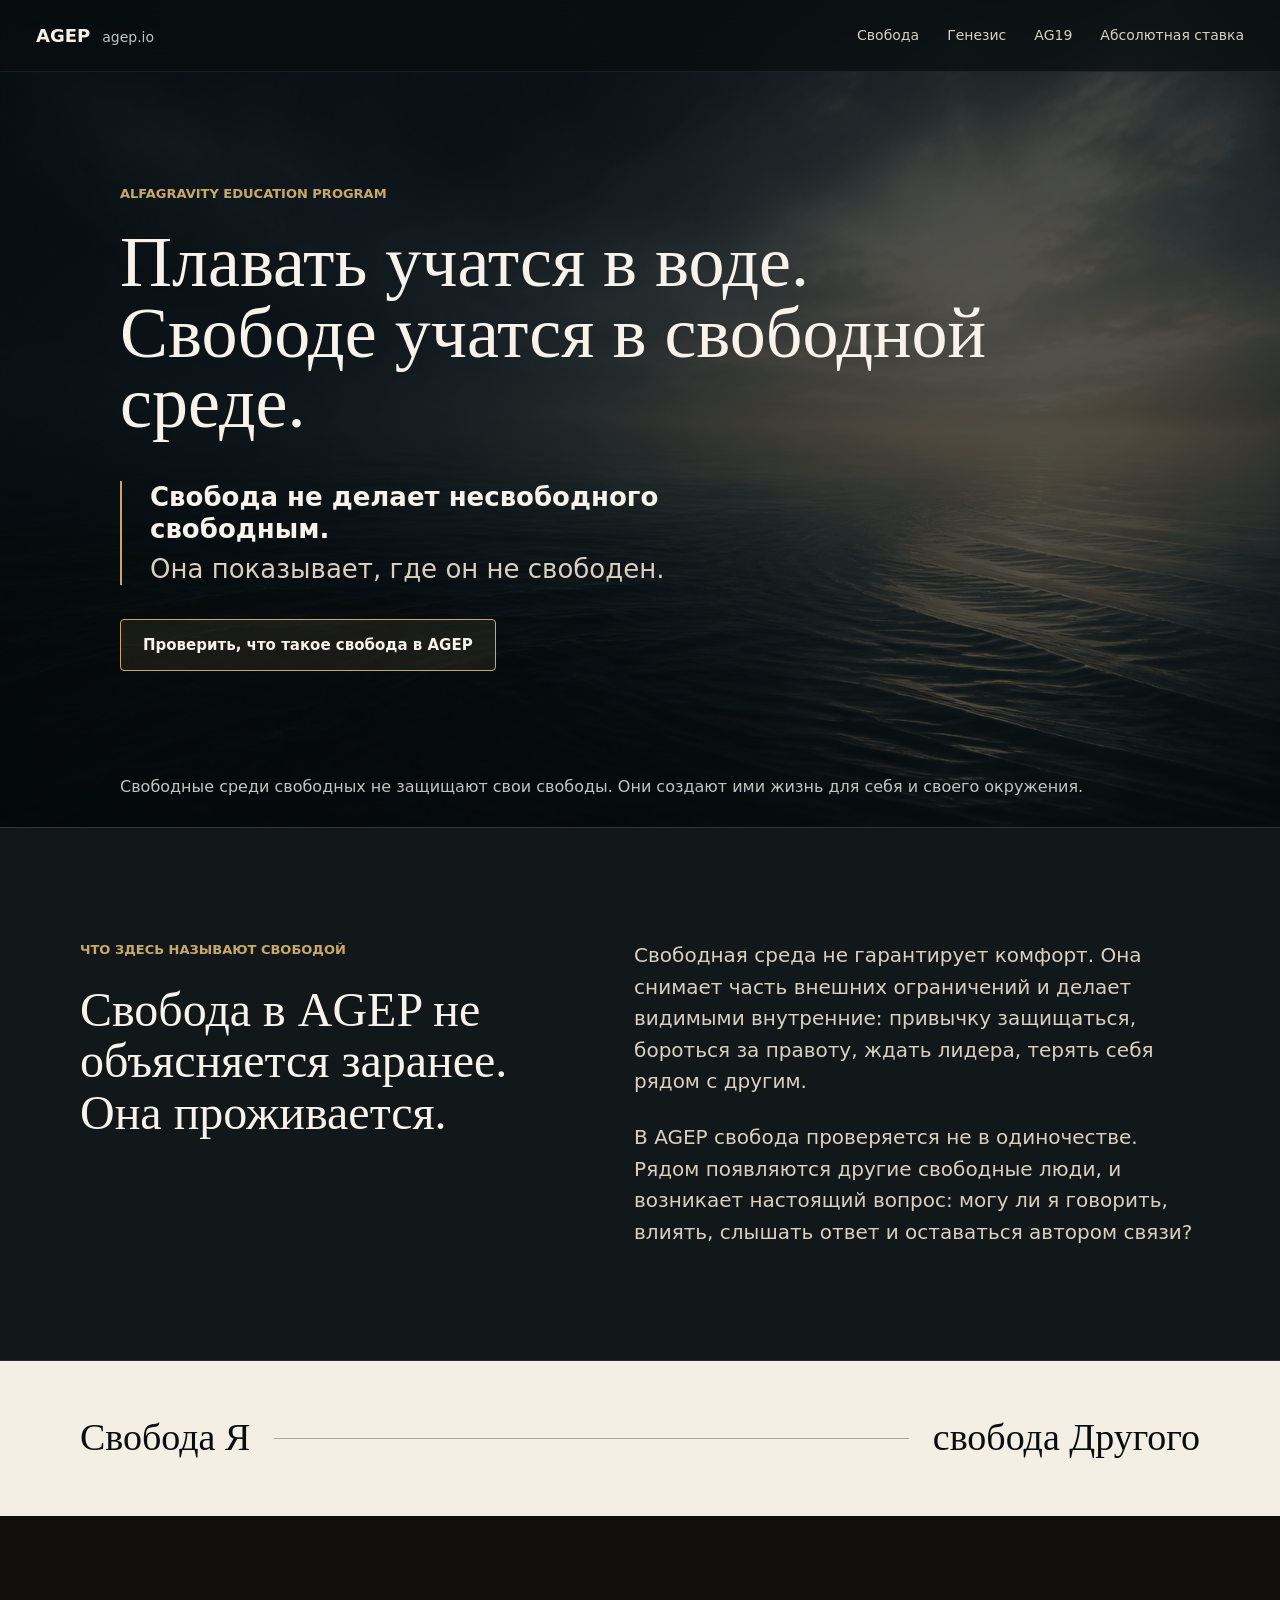
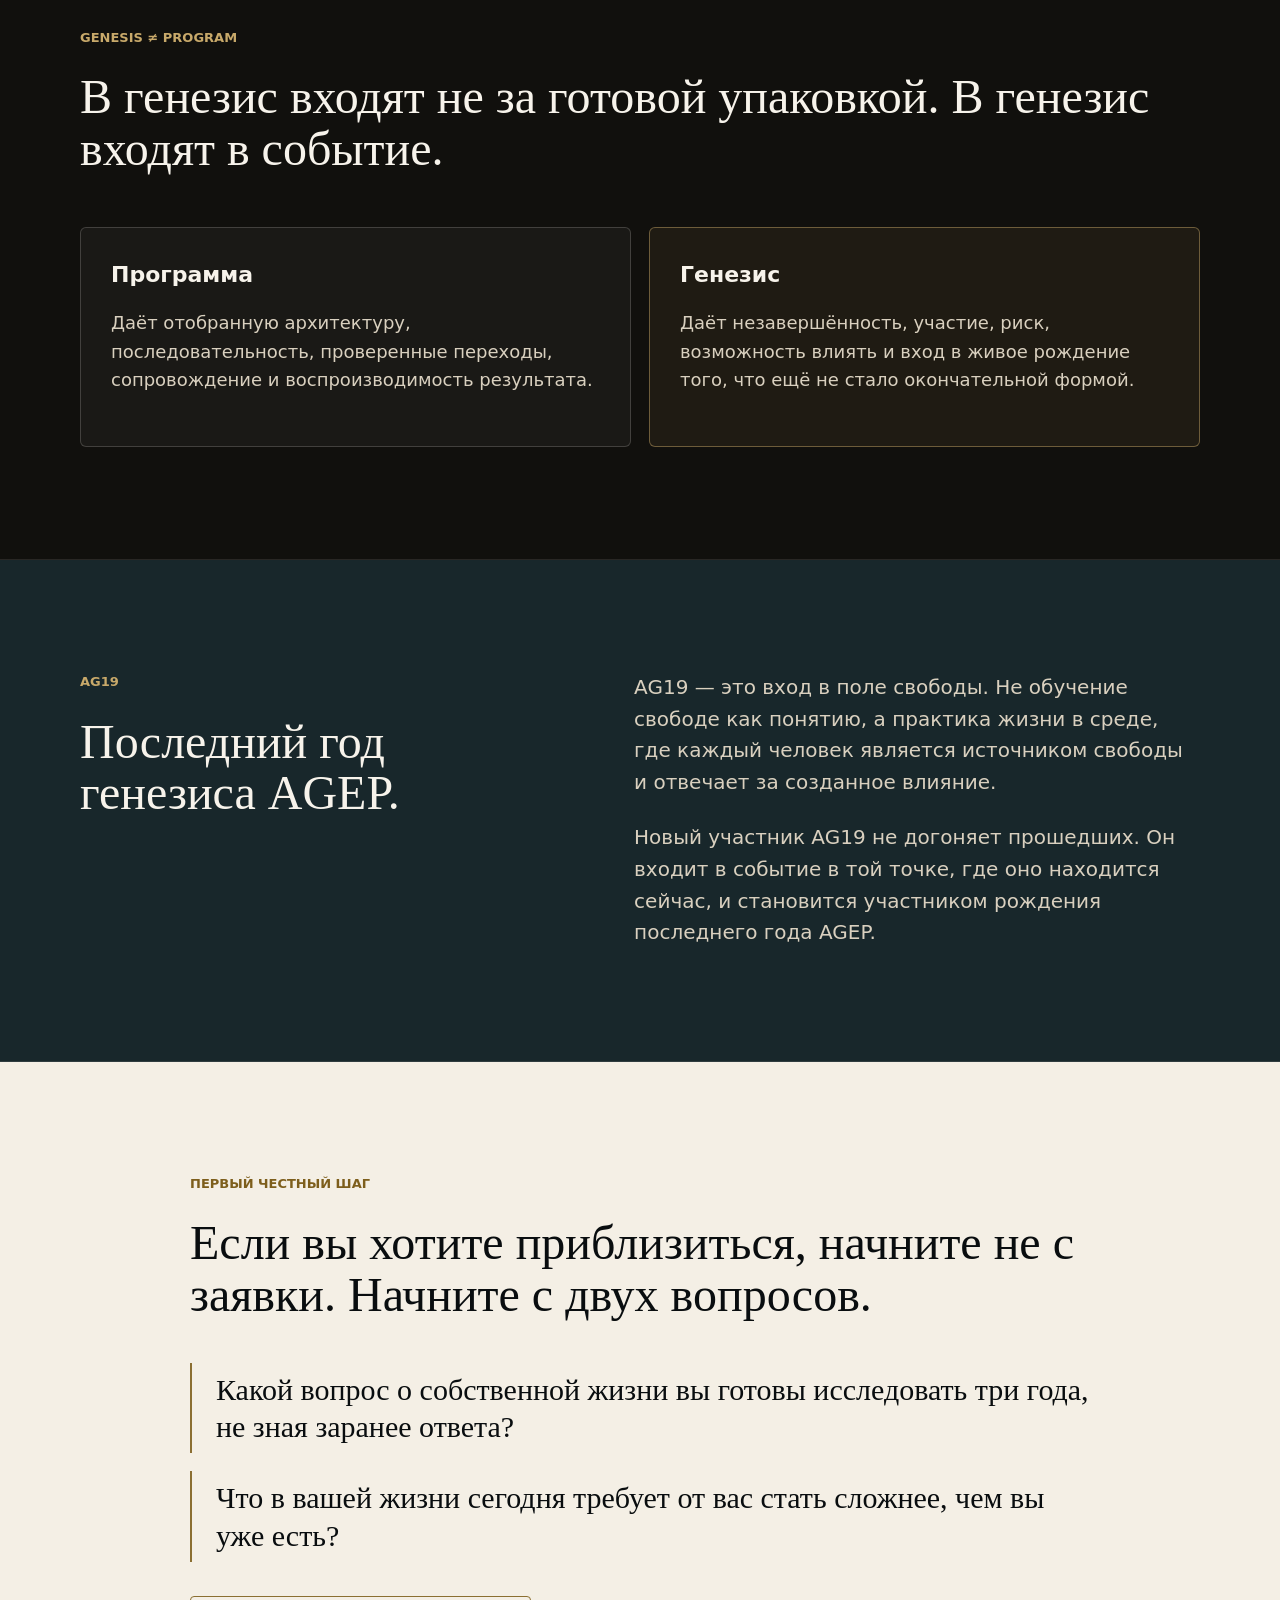
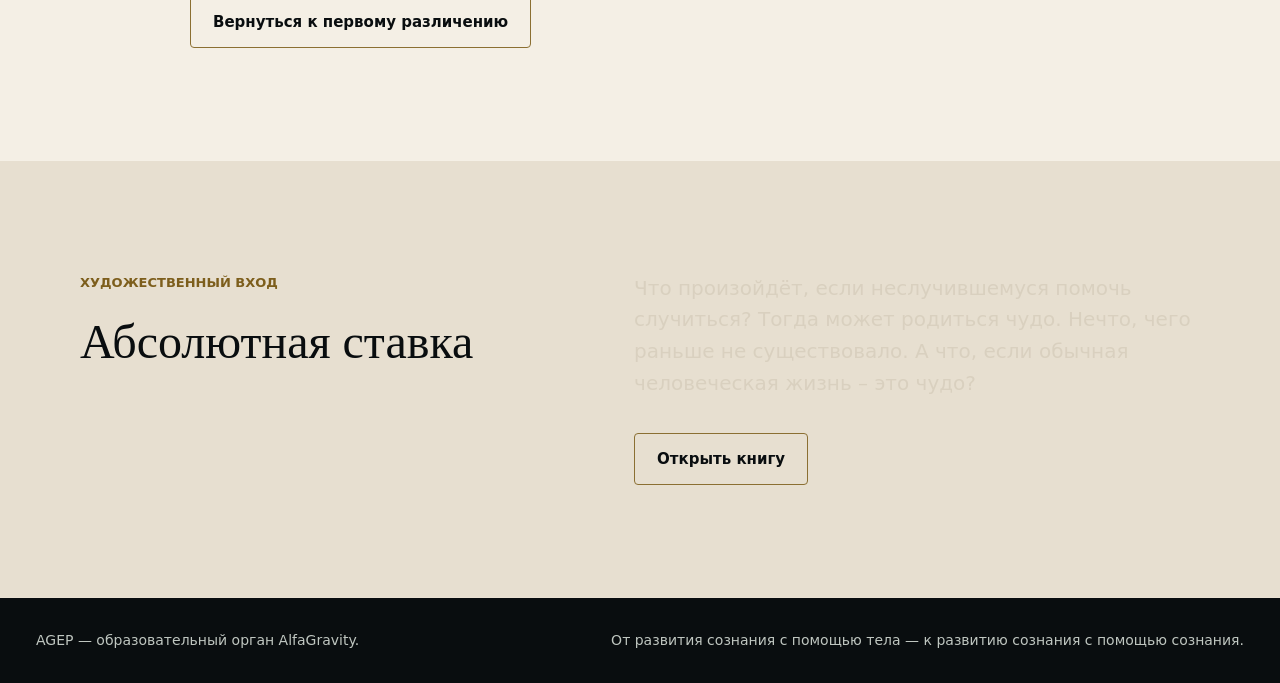
<file: index.html>
<!doctype html>
<html lang="ru">
  <head>
    <meta charset="utf-8" />
    <meta name="viewport" content="width=device-width, initial-scale=1" />
    <title>AGEP — свобода в свободной среде</title>
    <meta
      name="description"
      content="AGEP — трёхлетняя среда AlfaGravity, где свобода проживается среди свободных и становится материалом создания жизни."
    />
    <meta property="og:title" content="AGEP — свобода в свободной среде" />
    <meta
      property="og:description"
      content="Свобода не делает несвободного свободным. Она показывает, где он не свободен."
    />
    <meta property="og:type" content="website" />
    <meta property="og:image" content="https://agep.io/assets/hero-threshold.png" />
    <meta name="twitter:card" content="summary_large_image" />
    <link rel="preload" as="image" href="assets/hero-threshold.png" />
    <link rel="stylesheet" href="styles.css" />
  </head>
  <body>
    <a class="skip-link" href="#main">К содержанию</a>

    <header class="site-header" aria-label="Навигация">
      <a class="brand" href="#top" aria-label="agep.io">
        <span class="brand-mark">AGEP</span>
        <span class="brand-domain">agep.io</span>
      </a>
      <nav class="nav-links" aria-label="Разделы страницы">
        <a href="#freedom">Свобода</a>
        <a href="#genesis">Генезис</a>
        <a href="#ag19">AG19</a>
        <a href="book/">Абсолютная ставка</a>
      </nav>
    </header>

    <main id="main">
      <section class="hero" id="top" aria-labelledby="hero-title">
        <img class="hero-image" src="assets/hero-threshold.png" alt="" />
        <div class="hero-shade" aria-hidden="true"></div>
        <div class="hero-content">
          <p class="eyebrow">AlfaGravity Education Program</p>
          <h1 id="hero-title">
            <span>Плавать учатся в воде.</span>
            <span>Свободе учатся в свободной среде.</span>
          </h1>
          <div class="hero-strike" aria-label="Главное различение">
            <p><strong>Свобода не делает несвободного свободным.</strong></p>
            <p>Она показывает, где он не свободен.</p>
          </div>
          <a class="primary-action" href="#freedom">Проверить, что такое свобода в AGEP</a>
        </div>
        <p class="hero-continuation">
          Свободные среди свободных не защищают свои свободы. Они создают ими жизнь для себя и своего окружения.
        </p>
      </section>

      <section class="section freedom-section" id="freedom" aria-labelledby="freedom-title">
        <div class="section-inner two-column">
          <div>
            <p class="section-kicker">Что здесь называют свободой</p>
            <h2 id="freedom-title">Свобода в AGEP не объясняется заранее. Она проживается.</h2>
          </div>
          <div class="body-copy">
            <p>
              Свободная среда не гарантирует комфорт. Она снимает часть внешних ограничений и делает видимыми
              внутренние: привычку защищаться, бороться за правоту, ждать лидера, терять себя рядом с другим.
            </p>
            <p>
              В AGEP свобода проверяется не в одиночестве. Рядом появляются другие свободные люди, и возникает
              настоящий вопрос: могу ли я говорить, влиять, слышать ответ и оставаться автором связи?
            </p>
          </div>
        </div>
      </section>

      <section class="section sentence-section" aria-label="Свободные среди свободных">
        <div class="sentence-line">
          <span>Свобода Я</span>
          <span class="line-rule" aria-hidden="true"></span>
          <span>свобода Другого</span>
        </div>
      </section>

      <section class="section genesis-section" id="genesis" aria-labelledby="genesis-title">
        <div class="section-inner">
          <p class="section-kicker">GENESIS ≠ PROGRAM</p>
          <h2 id="genesis-title">В генезис входят не за готовой упаковкой. В генезис входят в событие.</h2>
          <div class="contrast-grid">
            <article class="contrast-item">
              <h3>Программа</h3>
              <p>
                Даёт отобранную архитектуру, последовательность, проверенные переходы, сопровождение и
                воспроизводимость результата.
              </p>
            </article>
            <article class="contrast-item accent">
              <h3>Генезис</h3>
              <p>
                Даёт незавершённость, участие, риск, возможность влиять и вход в живое рождение того, что ещё не
                стало окончательной формой.
              </p>
            </article>
          </div>
        </div>
      </section>

      <section class="section ag19-section" id="ag19" aria-labelledby="ag19-title">
        <div class="section-inner two-column">
          <div>
            <p class="section-kicker">AG19</p>
            <h2 id="ag19-title">Последний год генезиса AGEP.</h2>
          </div>
          <div class="body-copy">
            <p>
              AG19 — это вход в поле свободы. Не обучение свободе как понятию, а практика жизни в среде, где
              каждый человек является источником свободы и отвечает за созданное влияние.
            </p>
            <p>
              Новый участник AG19 не догоняет прошедших. Он входит в событие в той точке, где оно находится
              сейчас, и становится участником рождения последнего года AGEP.
            </p>
          </div>
        </div>
      </section>

      <section class="section questions-section" id="questions" aria-labelledby="questions-title">
        <div class="section-inner questions-inner">
          <p class="section-kicker">Первый честный шаг</p>
          <h2 id="questions-title">Если вы хотите приблизиться, начните не с заявки. Начните с двух вопросов.</h2>
          <div class="question-list">
            <blockquote>
              Какой вопрос о собственной жизни вы готовы исследовать три года, не зная заранее ответа?
            </blockquote>
            <blockquote>
              Что в вашей жизни сегодня требует от вас стать сложнее, чем вы уже есть?
            </blockquote>
          </div>
          <a class="secondary-action" href="#top">Вернуться к первому различению</a>
        </div>
      </section>

      <section class="section book-entry-section" aria-labelledby="book-entry-title">
        <div class="section-inner two-column">
          <div>
            <p class="section-kicker">Художественный вход</p>
            <h2 id="book-entry-title">Абсолютная ставка</h2>
          </div>
          <div class="body-copy">
            <p>
              Что произойдёт, если неслучившемуся помочь случиться? Тогда может родиться чудо. Нечто, чего раньше не
              существовало. А что, если обычная человеческая жизнь – это чудо?
            </p>
            <a class="secondary-action light-action" href="book/">Открыть книгу</a>
          </div>
        </div>
      </section>
    </main>

    <footer class="site-footer">
      <p>AGEP — образовательный орган AlfaGravity.</p>
      <p>От развития сознания с помощью тела — к развитию сознания с помощью сознания.</p>
    </footer>
  </body>
</html>
</file>
<file: styles.css>
:root {
  color-scheme: dark;
  --ink: #090d0f;
  --graphite: #121719;
  --deep: #18272b;
  --surface: #f4efe5;
  --muted: #bfc6c0;
  --text: #f7f3eb;
  --quiet: #d9d0bf;
  --brass: #c8a96a;
  --teal: #6fa9a1;
  --line: rgba(247, 243, 235, 0.18);
  --line-strong: rgba(247, 243, 235, 0.34);
}

* {
  box-sizing: border-box;
}

html {
  scroll-behavior: smooth;
}

body {
  margin: 0;
  background: var(--ink);
  color: var(--text);
  font-family: Inter, ui-sans-serif, system-ui, -apple-system, BlinkMacSystemFont, "Segoe UI", sans-serif;
  line-height: 1.5;
  text-rendering: optimizeLegibility;
}

a {
  color: inherit;
}

.skip-link {
  position: fixed;
  left: 16px;
  top: 16px;
  z-index: 30;
  transform: translateY(-72px);
  border: 1px solid var(--line-strong);
  background: var(--surface);
  color: var(--ink);
  padding: 10px 14px;
}

.skip-link:focus {
  transform: translateY(0);
}

.site-header {
  position: fixed;
  top: 0;
  left: 0;
  right: 0;
  z-index: 20;
  display: flex;
  align-items: center;
  justify-content: space-between;
  gap: 24px;
  padding: 22px 36px;
  color: var(--text);
  background: rgba(9, 13, 15, 0.72);
  border-bottom: 1px solid rgba(247, 243, 235, 0.08);
  backdrop-filter: blur(16px);
  transition: transform 220ms ease, opacity 220ms ease;
  will-change: transform;
}

.brand {
  display: inline-flex;
  align-items: baseline;
  gap: 12px;
  text-decoration: none;
}

.brand-mark {
  font-size: 18px;
  font-weight: 700;
}

.brand-domain {
  font-size: 14px;
  color: var(--muted);
}

.nav-links {
  display: flex;
  align-items: center;
  gap: 28px;
  font-size: 14px;
  color: var(--quiet);
}

.nav-links a {
  text-decoration: none;
}

.nav-links a:hover,
.nav-links a:focus-visible,
.nav-links a.is-active {
  color: var(--text);
}

.hero {
  position: relative;
  min-height: 92svh;
  overflow: hidden;
  display: grid;
  align-items: center;
  padding: 120px 36px 92px;
  border-bottom: 1px solid var(--line);
}

.hero-image,
.hero-shade {
  position: absolute;
  inset: 0;
}

.hero-image {
  width: 100%;
  height: 100%;
  object-fit: cover;
  opacity: 0.72;
}

.hero-shade {
  background: rgba(6, 9, 10, 0.56);
}

.hero-content {
  position: relative;
  z-index: 1;
  width: min(1040px, 100%);
  margin: 0 auto;
}

.eyebrow,
.section-kicker {
  margin: 0 0 24px;
  color: var(--brass);
  font-size: 13px;
  font-weight: 700;
  text-transform: uppercase;
}

.hero h1 {
  margin: 0;
  max-width: 980px;
  font-family: Georgia, "Times New Roman", serif;
  font-size: 72px;
  line-height: 0.98;
  font-weight: 500;
}

.hero h1 span {
  display: block;
}

.hero-strike {
  max-width: 720px;
  margin-top: 42px;
  padding-left: 28px;
  border-left: 2px solid var(--brass);
}

.hero-strike p {
  margin: 0;
  font-size: 26px;
  line-height: 1.24;
}

.hero-strike p + p {
  margin-top: 8px;
  color: var(--quiet);
}

.primary-action,
.secondary-action {
  display: inline-flex;
  align-items: center;
  justify-content: center;
  min-height: 52px;
  margin-top: 34px;
  border: 1px solid var(--brass);
  border-radius: 4px;
  padding: 0 22px;
  color: var(--text);
  background: rgba(200, 169, 106, 0.1);
  text-decoration: none;
  font-size: 15px;
  font-weight: 700;
}

.primary-action:hover,
.primary-action:focus-visible,
.secondary-action:hover,
.secondary-action:focus-visible {
  background: var(--brass);
  color: var(--ink);
}

.hero-continuation {
  position: absolute;
  z-index: 1;
  left: 36px;
  right: 36px;
  bottom: 28px;
  width: min(1040px, calc(100% - 72px));
  margin: 0 auto;
  color: var(--muted);
  font-size: 16px;
}

.section {
  padding: 112px 36px;
  border-bottom: 1px solid rgba(247, 243, 235, 0.1);
}

.section-inner {
  width: min(1120px, 100%);
  margin: 0 auto;
}

.two-column {
  display: grid;
  grid-template-columns: minmax(0, 0.92fr) minmax(0, 1.08fr);
  gap: 72px;
  align-items: start;
}

.section h2 {
  margin: 0;
  font-family: Georgia, "Times New Roman", serif;
  font-size: 48px;
  line-height: 1.08;
  font-weight: 500;
}

.body-copy p {
  margin: 0;
  color: var(--quiet);
  font-size: 20px;
  line-height: 1.58;
}

.body-copy p + p {
  margin-top: 24px;
}

.freedom-section {
  background: var(--graphite);
}

.sentence-section {
  padding: 54px 36px;
  background: var(--surface);
  color: var(--ink);
}

.sentence-line {
  width: min(1120px, 100%);
  margin: 0 auto;
  display: grid;
  grid-template-columns: auto 1fr auto;
  align-items: center;
  gap: 24px;
  font-family: Georgia, "Times New Roman", serif;
  font-size: 38px;
  line-height: 1.2;
}

.line-rule {
  height: 1px;
  background: rgba(9, 13, 15, 0.32);
}

.genesis-section {
  background: #11100d;
}

.contrast-grid {
  display: grid;
  grid-template-columns: 1fr 1fr;
  gap: 18px;
  margin-top: 52px;
}

.contrast-item {
  min-height: 220px;
  border: 1px solid var(--line);
  border-radius: 6px;
  padding: 30px;
  background: rgba(247, 243, 235, 0.04);
}

.contrast-item.accent {
  border-color: rgba(200, 169, 106, 0.46);
  background: rgba(200, 169, 106, 0.08);
}

.contrast-item h3 {
  margin: 0 0 18px;
  font-size: 22px;
}

.contrast-item p {
  margin: 0;
  color: var(--quiet);
  font-size: 18px;
  line-height: 1.58;
}

.ag19-section {
  background: var(--deep);
}

.questions-section {
  background: var(--surface);
  color: var(--ink);
}

.book-entry-section {
  background: #e7dfd0;
  color: var(--ink);
}

.book-entry-section .section-kicker {
  color: #7d5e1c;
}

.light-action {
  color: var(--ink);
  border-color: #8b6f32;
  background: rgba(139, 111, 50, 0.07);
}

.book-page {
  background: var(--surface);
  color: var(--ink);
}

.book-hero {
  position: relative;
  min-height: 88svh;
  overflow: hidden;
  display: grid;
  align-items: center;
  padding: 132px 36px 86px;
  color: var(--text);
}

.book-background-image {
  object-position: 58% center;
  opacity: 0.86;
}

.book-hero .hero-shade {
  background:
    linear-gradient(90deg, rgba(6, 9, 10, 0.88) 0%, rgba(6, 9, 10, 0.66) 46%, rgba(6, 9, 10, 0.36) 100%),
    linear-gradient(0deg, rgba(6, 9, 10, 0.74) 0%, rgba(6, 9, 10, 0.16) 44%, rgba(6, 9, 10, 0.62) 100%);
}

.book-hero-content {
  position: relative;
  z-index: 1;
  width: min(1180px, 100%);
  margin: 0 auto;
  display: grid;
  grid-template-columns: minmax(0, 1fr) minmax(240px, 360px);
  gap: clamp(34px, 6vw, 86px);
  align-items: center;
}

.book-hero-copy {
  max-width: 780px;
}

.book-hero h1 {
  margin: 0;
  font-family: Georgia, "Times New Roman", serif;
  font-size: 78px;
  line-height: 1;
  font-weight: 500;
}

.book-lead {
  max-width: 760px;
  margin: 34px 0 0;
  color: var(--quiet);
  font-size: 24px;
  line-height: 1.44;
}

.book-actions {
  display: flex;
  flex-wrap: wrap;
  gap: 14px;
  margin-top: 34px;
}

.book-actions .primary-action,
.book-actions .secondary-action {
  margin-top: 0;
}

.book-cover-figure {
  margin: 0;
  justify-self: end;
}

.book-cover-image {
  display: block;
  width: min(360px, 30vw);
  max-width: 100%;
  height: auto;
  filter: drop-shadow(0 44px 38px rgba(0, 0, 0, 0.46));
  transform: rotate(-2deg);
}

.ghost-action {
  color: var(--text);
  border-color: var(--line-strong);
  background: rgba(247, 243, 235, 0.05);
}

.book-reader-section {
  padding: 92px 36px 108px;
  background: var(--surface);
  color: var(--ink);
}

.reader-layout {
  width: min(1180px, 100%);
  margin: 0 auto;
  display: grid;
  grid-template-columns: 260px minmax(0, 760px);
  gap: 76px;
  align-items: start;
}

.reader-mobile-toc {
  display: none;
}

.reader-toc {
  position: sticky;
  top: 102px;
  display: grid;
  max-height: calc(100svh - 132px);
  gap: 12px;
  overflow: auto;
  padding-right: 6px;
  color: rgba(9, 13, 15, 0.68);
  font-size: 15px;
}

.reader-toc a,
.reader-toc span {
  display: block;
  text-decoration: none;
  line-height: 1.36;
}

.reader-toc a.is-active {
  color: var(--ink);
  font-weight: 700;
}

.reader-toc a:hover,
.reader-toc a:focus-visible {
  color: var(--ink);
}

.reader-label {
  margin: 0 0 10px;
  color: #7d5e1c;
  font-size: 12px;
  font-weight: 700;
  text-transform: uppercase;
}

.reader-note {
  margin: 18px 0 0;
  color: rgba(9, 13, 15, 0.58);
  font-size: 14px;
  line-height: 1.5;
}

.book-text {
  min-width: 0;
}

.chapter,
.part-divider {
  scroll-margin-top: 112px;
}

.chapter {
  font-family: Georgia, "Times New Roman", serif;
}

.chapter + .chapter {
  margin-top: 96px;
  padding-top: 58px;
  border-top: 1px solid rgba(9, 13, 15, 0.14);
}

.part-divider {
  margin: 78px 0 84px;
  padding: 42px 0;
  border-top: 1px solid rgba(9, 13, 15, 0.16);
  border-bottom: 1px solid rgba(9, 13, 15, 0.16);
}

.part-divider h2 {
  margin: 0;
  font-family: Georgia, "Times New Roman", serif;
  font-size: 46px;
  line-height: 1.06;
  font-weight: 500;
}

.part-divider + .chapter {
  margin-top: 0;
}

.chapter h2 {
  margin: 0 0 38px;
  font-size: 54px;
  line-height: 1.05;
  font-weight: 500;
}

.chapter h3 {
  margin: 56px 0 26px;
  color: #7d5e1c;
  font-size: 28px;
  line-height: 1.2;
  font-weight: 500;
}

.chapter p {
  margin: 0;
  font-size: 22px;
  line-height: 1.72;
}

.chapter p + p {
  margin-top: 18px;
}

.chapter hr {
  width: 100%;
  height: 1px;
  margin: 48px 0;
  border: 0;
  background: rgba(9, 13, 15, 0.18);
}

.chapter-time {
  color: #7d5e1c;
  font-family: Inter, ui-sans-serif, system-ui, -apple-system, BlinkMacSystemFont, "Segoe UI", sans-serif;
  font-size: 14px !important;
  font-weight: 700;
  text-transform: uppercase;
}

.chapter-list {
  margin: 24px 0 0;
  padding-left: 1.35em;
  font-family: Georgia, "Times New Roman", serif;
  font-size: 22px;
  line-height: 1.72;
}

.chapter-list li + li {
  margin-top: 14px;
}

.reader-next {
  margin-top: 44px;
  font-family: Inter, ui-sans-serif, system-ui, -apple-system, BlinkMacSystemFont, "Segoe UI", sans-serif;
}

.questions-section .section-kicker {
  color: #7d5e1c;
}

.questions-inner {
  max-width: 900px;
}

.question-list {
  display: grid;
  gap: 18px;
  margin-top: 42px;
}

blockquote {
  margin: 0;
  border-left: 2px solid #8b6f32;
  padding: 8px 0 8px 24px;
  font-family: Georgia, "Times New Roman", serif;
  font-size: 30px;
  line-height: 1.24;
}

.secondary-action {
  color: var(--ink);
  border-color: #8b6f32;
  background: transparent;
}

.book-hero .ghost-action {
  color: var(--text);
  border-color: var(--line-strong);
  background: rgba(247, 243, 235, 0.05);
}

.book-hero .ghost-action:hover,
.book-hero .ghost-action:focus-visible {
  color: var(--ink);
  border-color: var(--brass);
  background: var(--brass);
}

.site-footer {
  display: flex;
  justify-content: space-between;
  gap: 24px;
  padding: 32px 36px;
  color: var(--muted);
  background: var(--ink);
  font-size: 14px;
}

.site-footer p {
  margin: 0;
}

@media (max-width: 980px) {
  .site-header {
    padding: 18px 24px;
  }

  .hero {
    padding: 110px 24px 96px;
  }

  .hero h1 {
    font-size: 56px;
  }

  .hero-strike p {
    font-size: 23px;
  }

  .section {
    padding: 86px 24px;
  }

  .two-column,
  .contrast-grid {
    grid-template-columns: 1fr;
    gap: 38px;
  }

  .section h2 {
    font-size: 40px;
  }

  .sentence-line {
    grid-template-columns: 1fr;
    gap: 12px;
    font-size: 34px;
  }

  .line-rule {
    width: 100%;
  }

  .hero-continuation {
    left: 24px;
    right: 24px;
    width: calc(100% - 48px);
  }

  .book-hero {
    min-height: auto;
    padding: 122px 24px 78px;
  }

  .book-hero-content {
    grid-template-columns: 1fr;
    gap: 34px;
  }

  .book-cover-figure {
    justify-self: start;
  }

  .book-cover-image {
    width: min(320px, 62vw);
  }

  .reader-layout {
    gap: 54px;
  }

  .site-footer {
    flex-direction: column;
    padding: 30px 24px;
  }
}

@media (max-width: 680px) {
  .site-header {
    flex-direction: column;
    align-items: stretch;
    gap: 10px;
    padding: 16px 18px;
  }

  body.reader-ui-hidden .site-header {
    transform: translateY(calc(-100% - 2px));
    opacity: 0;
    pointer-events: none;
  }

  body.reader-ui-visible .site-header {
    transform: translateY(0);
    opacity: 1;
  }

  .brand {
    flex-direction: row;
    gap: 10px;
  }

  .nav-links {
    width: 100%;
    gap: 16px;
    font-size: 13px;
    overflow-x: auto;
    padding-bottom: 4px;
    white-space: nowrap;
  }

  .hero {
    min-height: 90svh;
    padding: 104px 18px 118px;
  }

  .hero h1 {
    font-size: 40px;
    line-height: 1.04;
  }

  .hero-strike {
    margin-top: 32px;
    padding-left: 18px;
  }

  .hero-strike p {
    font-size: 20px;
  }

  .primary-action,
  .secondary-action {
    width: 100%;
    min-height: 54px;
    padding: 0 16px;
    text-align: center;
    font-size: 14px;
  }

  .hero-continuation {
    bottom: 22px;
    left: 18px;
    right: 18px;
    width: calc(100% - 36px);
    font-size: 14px;
  }

  .section {
    padding: 70px 18px;
  }

  .section h2 {
    font-size: 32px;
  }

  .book-hero {
    min-height: auto;
    padding: 122px 18px 66px;
  }

  .book-background-image {
    object-position: 63% center;
  }

  .book-hero-content {
    gap: 26px;
  }

  .book-cover-figure {
    order: -1;
    justify-self: center;
  }

  .book-cover-image {
    width: min(230px, 76vw);
    transform: rotate(-1deg);
  }

  .book-hero h1 {
    font-size: 46px;
  }

  .book-lead {
    margin-top: 24px;
    font-size: 19px;
  }

  .book-actions {
    display: grid;
    gap: 12px;
    margin-top: 28px;
  }

  .book-reader-section {
    padding: 64px 18px 78px;
  }

  .reader-mobile-toc {
    display: block;
    position: sticky;
    top: calc(var(--reader-header-height, 92px) + 10px);
    z-index: 14;
    width: min(760px, 100%);
    margin: 0 auto 42px;
    transition: transform 220ms ease, opacity 220ms ease;
    will-change: transform;
  }

  body.reader-ui-hidden .reader-mobile-toc {
    transform: translateY(var(--reader-mobile-hide-shift, -160px));
    opacity: 0;
    pointer-events: none;
  }

  body.reader-ui-visible .reader-mobile-toc {
    transform: translateY(0);
    opacity: 1;
  }

  .reader-mobile-toc details {
    border: 1px solid rgba(9, 13, 15, 0.16);
    border-radius: 6px;
    background: #ece5d8;
  }

  .reader-mobile-toc summary {
    cursor: pointer;
    padding: 17px 18px;
    color: var(--ink);
    font-weight: 700;
  }

  .reader-mobile-links {
    display: grid;
    max-height: 58svh;
    gap: 12px;
    overflow: auto;
    padding: 0 18px 20px;
  }

  .reader-mobile-links a {
    color: rgba(9, 13, 15, 0.72);
    text-decoration: none;
    font-size: 15px;
    line-height: 1.35;
  }

  .reader-layout {
    grid-template-columns: 1fr;
    gap: 42px;
  }

  .reader-toc {
    display: none;
  }

  .chapter,
  .part-divider {
    scroll-margin-top: 122px;
  }

  .chapter + .chapter {
    margin-top: 72px;
    padding-top: 44px;
  }

  .part-divider {
    margin: 58px 0 66px;
    padding: 34px 0;
  }

  .part-divider h2 {
    font-size: 34px;
  }

  .chapter h2 {
    font-size: 38px;
  }

  .chapter h3 {
    margin: 42px 0 20px;
    font-size: 24px;
  }

  .chapter p {
    font-size: 19px;
    line-height: 1.68;
  }

  .chapter-list {
    padding-left: 1.25em;
    font-size: 19px;
    line-height: 1.68;
  }

  .body-copy p,
  .contrast-item p {
    font-size: 17px;
  }

  .sentence-section {
    padding: 42px 18px;
  }

  .sentence-line {
    font-size: 28px;
  }

  .contrast-item {
    min-height: 0;
    padding: 24px;
  }

  blockquote {
    padding-left: 18px;
    font-size: 24px;
  }
}

@media (max-width: 430px) {
  .book-hero {
    padding-top: 108px;
    padding-bottom: 58px;
  }

  .book-hero-content {
    gap: 20px;
  }

  .book-cover-image {
    width: min(188px, 68vw);
  }

  .book-hero h1 {
    font-size: 40px;
  }

  .book-lead {
    margin-top: 20px;
    font-size: 18px;
    line-height: 1.42;
  }

  .book-actions {
    margin-top: 24px;
  }

  .reader-mobile-toc {
    margin-bottom: 34px;
  }

  .reader-mobile-toc summary {
    padding: 15px 16px;
  }

  .reader-mobile-links {
    padding: 0 16px 18px;
  }

  .reader-mobile-links a {
    font-size: 14px;
  }

  .chapter h2 {
    font-size: 34px;
  }

  .chapter p,
  .chapter-list {
    font-size: 18px;
    line-height: 1.7;
  }
}

@media (prefers-reduced-motion: reduce) {
  html {
    scroll-behavior: auto;
  }

  .site-header,
  .reader-mobile-toc {
    transition: none;
  }
}
</file>
